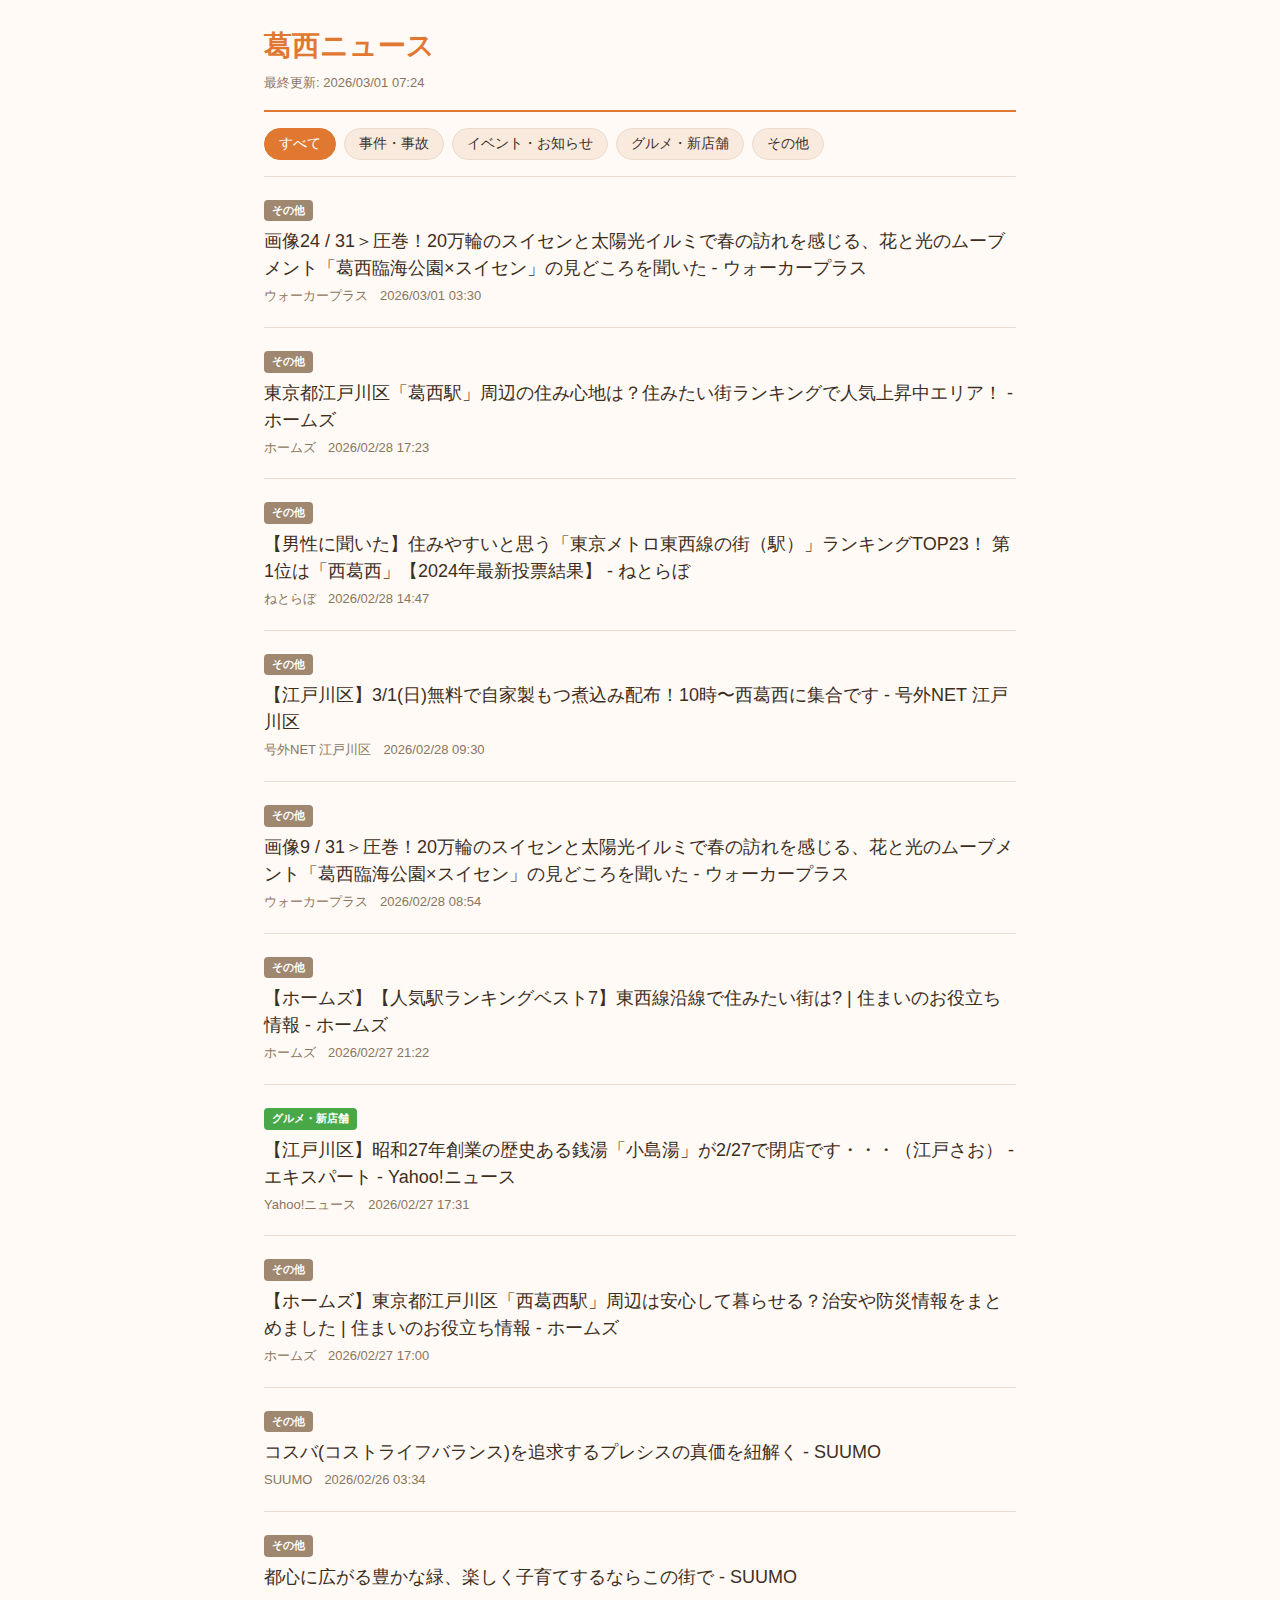
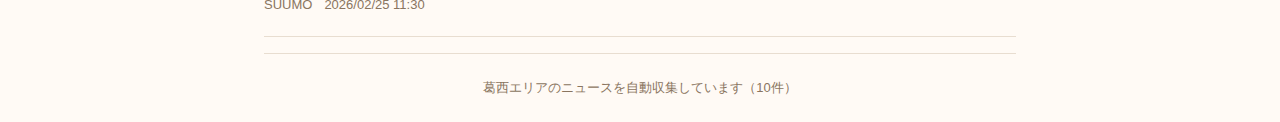
<file: docs/index.html>
<!DOCTYPE html>
<html lang="ja">
<head>
    <meta charset="UTF-8">
    <meta name="viewport" content="width=device-width, initial-scale=1.0">
    <meta name="robots" content="noindex, nofollow">
    <title>葛西ニュース</title>
    <link rel="stylesheet" href="style.css">
</head>
<body>
    <header>
        <h1>葛西ニュース</h1>
        <p class="updated">最終更新: 2026/03/01 07:24</p>
    </header>

    <nav class="category-tabs">
        
        <button class="tab-btn active" data-category="すべて">
            すべて
        </button>
        
        <button class="tab-btn" data-category="事件・事故">
            事件・事故
        </button>
        
        <button class="tab-btn" data-category="イベント・お知らせ">
            イベント・お知らせ
        </button>
        
        <button class="tab-btn" data-category="グルメ・新店舗">
            グルメ・新店舗
        </button>
        
        <button class="tab-btn" data-category="その他">
            その他
        </button>
        
    </nav>

    <main>
        <ul class="news-list">
            
            <li class="news-item" data-category="その他">
                <span class="category-badge badge-other">
                    その他
                </span>
                <h2 class="news-title">
                    <a href="https://news.google.com/rss/articles/CBMibkFVX3lxTFA4a2lQc1M3eGNzNmlXOHRQbUs2bzVZOFJJd2g4UDI5d3hRQndGSmdIa3FObmlaYXJEQy1VRU1BVXg3c2xCLUFjazA5TnkxVlZHTFZfMWVYbzUzM0NxM04zTm1zY09vbWVBNnFOdnpn?oc=5" target="_blank" rel="noopener noreferrer">
                        画像24 / 31＞圧巻！20万輪のスイセンと太陽光イルミで春の訪れを感じる、花と光のムーブメント「葛西臨海公園×スイセン」の見どころを聞いた - ウォーカープラス
                    </a>
                </h2>
                <div class="news-meta">
                    <span class="source">ウォーカープラス</span>
                    <time datetime="2026-02-28T18:30:55+00:00">2026/03/01 03:30</time>
                </div>
            </li>
            
            <li class="news-item" data-category="その他">
                <span class="category-badge badge-other">
                    その他
                </span>
                <h2 class="news-title">
                    <a href="https://news.google.com/rss/articles/CBMiWEFVX3lxTE9zS3ZQVmJlYndIZEVuendHY3RmM3pWUnl2RHhxV3VPRl9YajAyS1IzbHR3NGNsdmFDTk5XSmhaNktMMlFuLXR5Y0xxcXJUVnpBY1hPWi1Uelg?oc=5" target="_blank" rel="noopener noreferrer">
                        東京都江戸川区「葛西駅」周辺の住み心地は？住みたい街ランキングで人気上昇中エリア！ - ホームズ
                    </a>
                </h2>
                <div class="news-meta">
                    <span class="source">ホームズ</span>
                    <time datetime="2026-02-28T08:23:43+00:00">2026/02/28 17:23</time>
                </div>
            </li>
            
            <li class="news-item" data-category="その他">
                <span class="category-badge badge-other">
                    その他
                </span>
                <h2 class="news-title">
                    <a href="https://news.google.com/rss/articles/CBMiZkFVX3lxTFBIOTFVaGw1NjZ4S1ZjZHQ5MXlPaWtFMUZYSzhWVTdEQmJRRHhnOS0wYkZOOHpXZjZaUXhKbllUbEs2dXlMVld6cVRaV01ncVJ0bXpLZ2NNcWg3YVFQdjNBTmg0bGwtUQ?oc=5" target="_blank" rel="noopener noreferrer">
                        【男性に聞いた】住みやすいと思う「東京メトロ東西線の街（駅）」ランキングTOP23！ 第1位は「西葛西」【2024年最新投票結果】 - ねとらぼ
                    </a>
                </h2>
                <div class="news-meta">
                    <span class="source">ねとらぼ</span>
                    <time datetime="2026-02-28T05:47:00+00:00">2026/02/28 14:47</time>
                </div>
            </li>
            
            <li class="news-item" data-category="その他">
                <span class="category-badge badge-other">
                    その他
                </span>
                <h2 class="news-title">
                    <a href="https://news.google.com/rss/articles/CBMiWkFVX3lxTE9WZWVYc0x1WUg2ZkkzUi1kbE1sdExQZVhTVWp6UWlvbW9fYVhTRVdGeC1zc2o4MnRpTVVNclFtMldhTGhGbDFWX0R5aUowdG5LeXVGLWthdlZOQQ?oc=5" target="_blank" rel="noopener noreferrer">
                        【江戸川区】3/1(日)無料で自家製もつ煮込み配布！10時〜西葛西に集合です - 号外NET 江戸川区
                    </a>
                </h2>
                <div class="news-meta">
                    <span class="source">号外NET 江戸川区</span>
                    <time datetime="2026-02-28T00:30:31+00:00">2026/02/28 09:30</time>
                </div>
            </li>
            
            <li class="news-item" data-category="その他">
                <span class="category-badge badge-other">
                    その他
                </span>
                <h2 class="news-title">
                    <a href="https://news.google.com/rss/articles/CBMibkFVX3lxTFBmN3RfMlpmTjlKQjQweVZQcjJYUDFnd1JEZldMemd2MEc2TnozcFVBdHIxSVRkOW9mYkpHdmI0SlV2anZMZzNkb3ZNVXBkSGMyS3hfWUlxS0trMFBzNGdEV3NlemVpcjZOVHFVdzBn?oc=5" target="_blank" rel="noopener noreferrer">
                        画像9 / 31＞圧巻！20万輪のスイセンと太陽光イルミで春の訪れを感じる、花と光のムーブメント「葛西臨海公園×スイセン」の見どころを聞いた - ウォーカープラス
                    </a>
                </h2>
                <div class="news-meta">
                    <span class="source">ウォーカープラス</span>
                    <time datetime="2026-02-27T23:54:13+00:00">2026/02/28 08:54</time>
                </div>
            </li>
            
            <li class="news-item" data-category="その他">
                <span class="category-badge badge-other">
                    その他
                </span>
                <h2 class="news-title">
                    <a href="https://news.google.com/rss/articles/CBMiWEFVX3lxTE1zS3R0WjFZNEFZbXdhMS1EbEZvZzhqYmZwSXFLZFlWUkNrUlpIS0ZYTHlTczFndU9PcENoOHBtZElpZkpVNnZMdkpWaXBJSDNONmd4RXFPbjE?oc=5" target="_blank" rel="noopener noreferrer">
                        【ホームズ】【人気駅ランキングベスト7】東西線沿線で住みたい街は? | 住まいのお役立ち情報 - ホームズ
                    </a>
                </h2>
                <div class="news-meta">
                    <span class="source">ホームズ</span>
                    <time datetime="2026-02-27T12:22:30+00:00">2026/02/27 21:22</time>
                </div>
            </li>
            
            <li class="news-item" data-category="グルメ・新店舗">
                <span class="category-badge badge-gourmet">
                    グルメ・新店舗
                </span>
                <h2 class="news-title">
                    <a href="https://news.google.com/rss/articles/CBMiiAFBVV95cUxQXzNjSnp4Wl9BeTFTUldTdnduRTRObjNwYXFPX2dfclJjaVlQeUhzUzFuVms2bHo0bF9vNW43MHBCVF9rRks5RTk5TDJQUzhoUnIzd3RRSkhxSTVEMEhVZWkxd0R6Vko5Z2UzRHM1eTZ5VDlubENVTjdXQW1lRk5IQ0JMd3pFaTlm?oc=5" target="_blank" rel="noopener noreferrer">
                        【江戸川区】昭和27年創業の歴史ある銭湯「小島湯」が2/27で閉店です・・・（江戸さお） - エキスパート - Yahoo!ニュース
                    </a>
                </h2>
                <div class="news-meta">
                    <span class="source">Yahoo!ニュース</span>
                    <time datetime="2026-02-27T08:31:21+00:00">2026/02/27 17:31</time>
                </div>
            </li>
            
            <li class="news-item" data-category="その他">
                <span class="category-badge badge-other">
                    その他
                </span>
                <h2 class="news-title">
                    <a href="https://news.google.com/rss/articles/CBMiWEFVX3lxTE1EbVdLeG5wTk9KandEeHVrZVF5eXkteURGZjR2XzJKNG44Rlc1N3EyUl9NWGRKbWxKWjBnQjB2YmNmRWJYX0NwS25KbkRScURYVUxIeEU1MkU?oc=5" target="_blank" rel="noopener noreferrer">
                        【ホームズ】東京都江戸川区「西葛西駅」周辺は安心して暮らせる？治安や防災情報をまとめました | 住まいのお役立ち情報 - ホームズ
                    </a>
                </h2>
                <div class="news-meta">
                    <span class="source">ホームズ</span>
                    <time datetime="2026-02-27T08:00:00+00:00">2026/02/27 17:00</time>
                </div>
            </li>
            
            <li class="news-item" data-category="その他">
                <span class="category-badge badge-other">
                    その他
                </span>
                <h2 class="news-title">
                    <a href="https://news.google.com/rss/articles/CBMif0FVX3lxTFA1TC1IUzFwbEhVeUNlX2xQNFBnN2N5TDllemppWEp3eWRfckdLdkFfZDkteWx3enFJQXUtVmNTVXBaS1g0aXA1S3FSU2NKMjN3Ymk5TTdSTXVZdmlJWDhuNzNUZU5qM0xGV0N1QzA0WnU4N1dzMFFzUmpsRWQ5SmM?oc=5" target="_blank" rel="noopener noreferrer">
                        コスバ(コストライフバランス)を追求するプレシスの真価を紐解く - SUUMO
                    </a>
                </h2>
                <div class="news-meta">
                    <span class="source">SUUMO</span>
                    <time datetime="2026-02-25T18:34:07+00:00">2026/02/26 03:34</time>
                </div>
            </li>
            
            <li class="news-item" data-category="その他">
                <span class="category-badge badge-other">
                    その他
                </span>
                <h2 class="news-title">
                    <a href="https://news.google.com/rss/articles/CBMif0FVX3lxTE43UDVMdWFNcjVsVWJ6R2VuUXpWQW92ZEFsczBqekR0d1RJeE9PTDA4SWlScFhVaXkwR2NBODJLdmRVUE14bFlMeGxLbDlvaXZjS1FYYnJnZk5SYVdOYTZBbVo0czdXUVp1QTkzcV9hdVkyY3h0SXpyeWdwTG92ZzQ?oc=5" target="_blank" rel="noopener noreferrer">
                        都心に広がる豊かな緑、楽しく子育てするならこの街で - SUUMO
                    </a>
                </h2>
                <div class="news-meta">
                    <span class="source">SUUMO</span>
                    <time datetime="2026-02-25T02:30:07+00:00">2026/02/25 11:30</time>
                </div>
            </li>
            
        </ul>
    </main>

    <footer>
        <p>葛西エリアのニュースを自動収集しています（<span id="visible-count">10</span>件）</p>
    </footer>

    <script>
    (function() {
        var tabs = document.querySelectorAll('.tab-btn');
        var items = document.querySelectorAll('.news-item');
        var countEl = document.getElementById('visible-count');

        function updateCount() {
            var count = 0;
            items.forEach(function(item) {
                if (item.style.display !== 'none') count++;
            });
            countEl.textContent = count;
        }

        tabs.forEach(function(tab) {
            tab.addEventListener('click', function() {
                tabs.forEach(function(t) { t.classList.remove('active'); });
                tab.classList.add('active');

                var category = tab.getAttribute('data-category');

                items.forEach(function(item) {
                    if (category === 'すべて' || item.getAttribute('data-category') === category) {
                        item.style.display = '';
                    } else {
                        item.style.display = 'none';
                    }
                });

                updateCount();
            });
        });
    })();
    </script>
</body>
</html>
</file>
<file: docs/style.css>
*,
*::before,
*::after {
    box-sizing: border-box;
    margin: 0;
    padding: 0;
}

:root {
    --bg: #fffaf5;
    --text: #3d2e1e;
    --text-secondary: #8a7560;
    --border: #e8ddd0;
    --card-bg: #fff5eb;
    --header-bg: #e07832;
    --header-text: #ffffff;
    --tab-bg: #faeade;
    --badge-incident: #d94f4f;
    --badge-event: #e07832;
    --badge-gourmet: #48a848;
    --badge-other: #a08870;
}

body {
    font-family: -apple-system, BlinkMacSystemFont, "Hiragino Sans",
                 "Hiragino Kaku Gothic ProN", Meiryo, sans-serif;
    background: var(--bg);
    color: var(--text);
    line-height: 1.6;
    max-width: 800px;
    margin: 0 auto;
    padding: 0 16px;
}

header {
    padding: 24px 0 16px;
    border-bottom: 2px solid var(--header-bg);
}

header h1 {
    font-size: 24px;
    color: var(--header-bg);
}

.updated {
    font-size: 13px;
    color: var(--text-secondary);
    margin-top: 4px;
}

.category-tabs {
    display: flex;
    gap: 8px;
    overflow-x: auto;
    -webkit-overflow-scrolling: touch;
    padding: 16px 0;
    border-bottom: 1px solid var(--border);
}

.tab-btn {
    flex-shrink: 0;
    padding: 6px 14px;
    border: 1px solid var(--border);
    border-radius: 20px;
    background: var(--tab-bg);
    color: var(--text);
    cursor: pointer;
    font-size: 14px;
    white-space: nowrap;
    transition: background 0.2s, color 0.2s;
}

.tab-btn:hover {
    opacity: 0.8;
}

.tab-btn.active {
    background: var(--header-bg);
    color: var(--header-text);
    border-color: var(--header-bg);
}

.news-list {
    list-style: none;
}

.news-item {
    padding: 16px 0;
    border-bottom: 1px solid var(--border);
}

.category-badge {
    display: inline-block;
    font-size: 11px;
    padding: 2px 8px;
    border-radius: 4px;
    color: #fff;
    font-weight: bold;
    vertical-align: middle;
}

.badge-incident { background: var(--badge-incident); }
.badge-event    { background: var(--badge-event); }
.badge-gourmet  { background: var(--badge-gourmet); }
.badge-other    { background: var(--badge-other); }

.news-title {
    font-size: 16px;
    font-weight: normal;
    margin-top: 6px;
    line-height: 1.5;
}

.news-title a {
    color: var(--text);
    text-decoration: none;
}

.news-title a:hover {
    text-decoration: underline;
}

.news-meta {
    font-size: 13px;
    color: var(--text-secondary);
    margin-top: 4px;
    display: flex;
    gap: 12px;
    flex-wrap: wrap;
}

.no-news {
    padding: 40px 0;
    text-align: center;
    color: var(--text-secondary);
}

footer {
    padding: 24px 0;
    text-align: center;
    font-size: 13px;
    color: var(--text-secondary);
    border-top: 1px solid var(--border);
    margin-top: 16px;
}

@media (min-width: 768px) {
    body {
        padding: 0 24px;
    }

    header h1 {
        font-size: 28px;
    }

    .news-item {
        padding: 20px 0;
    }

    .news-title {
        font-size: 18px;
    }
}
</file>
